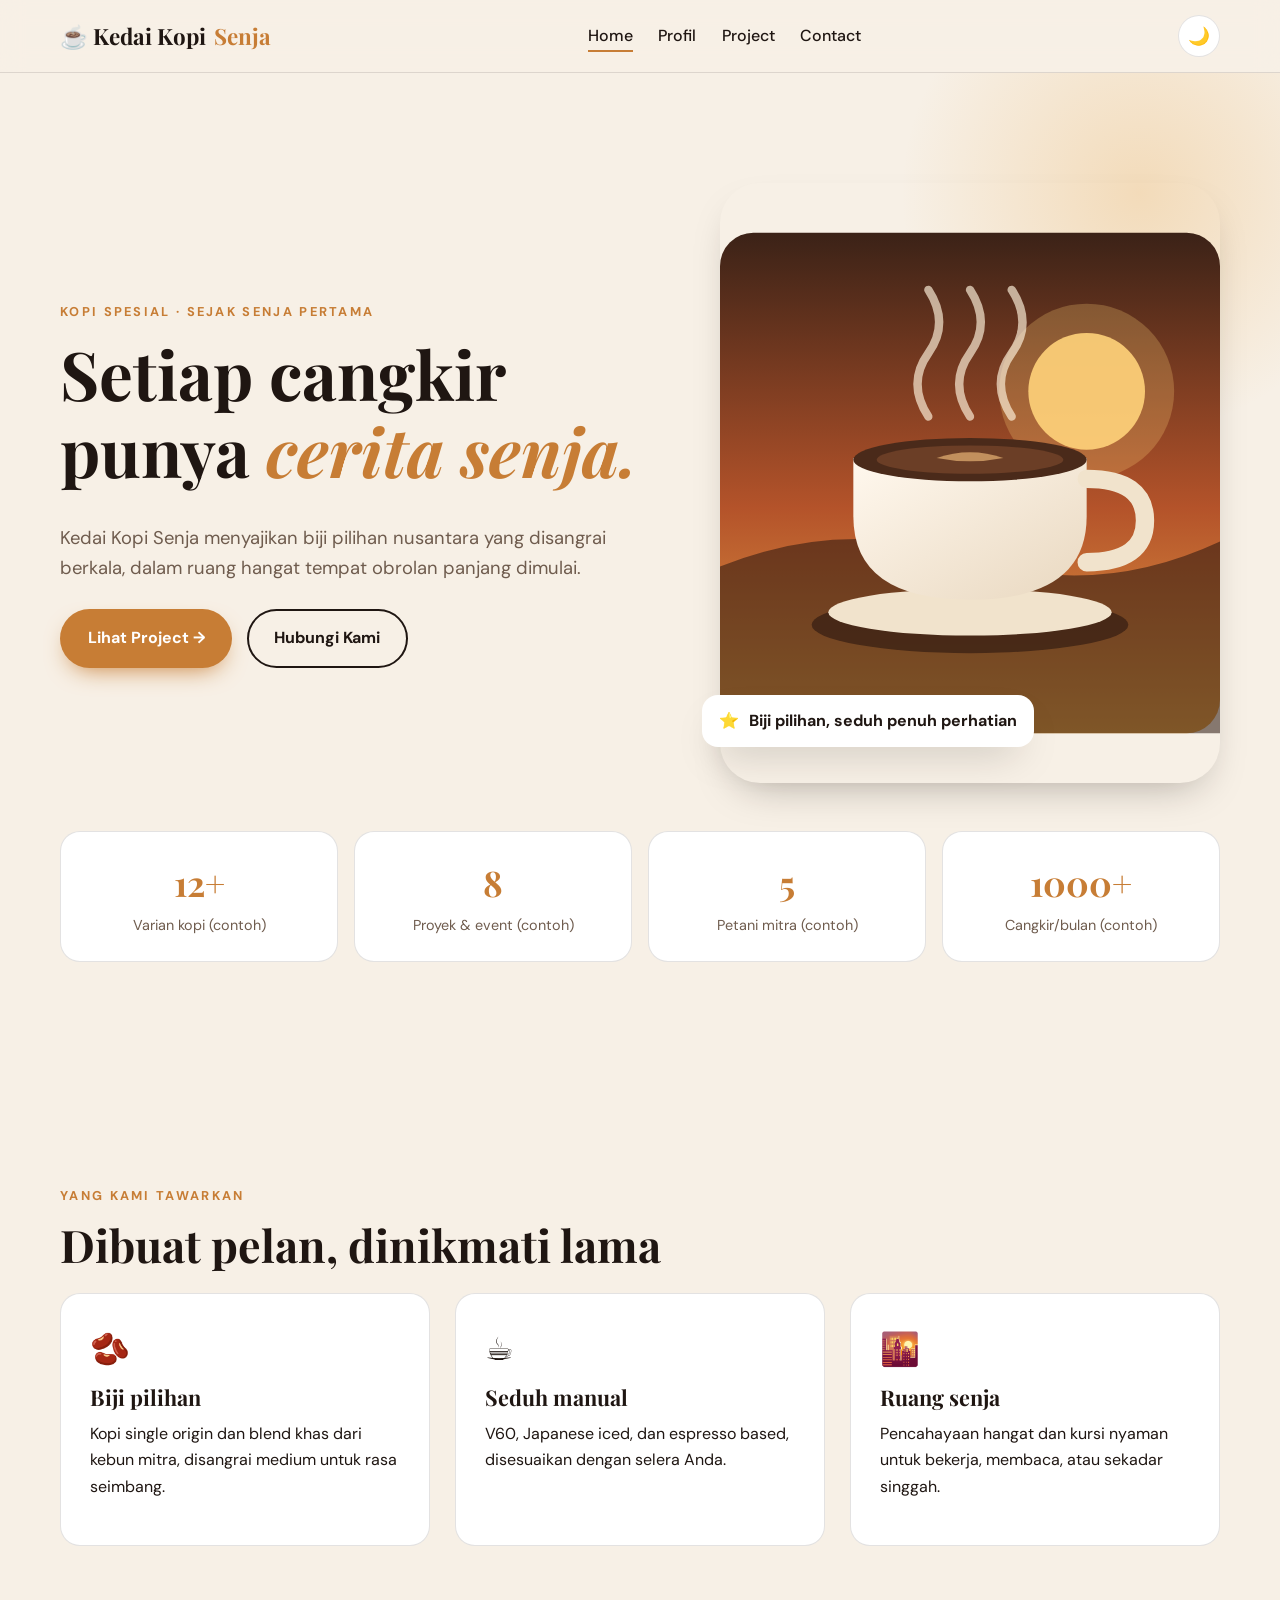
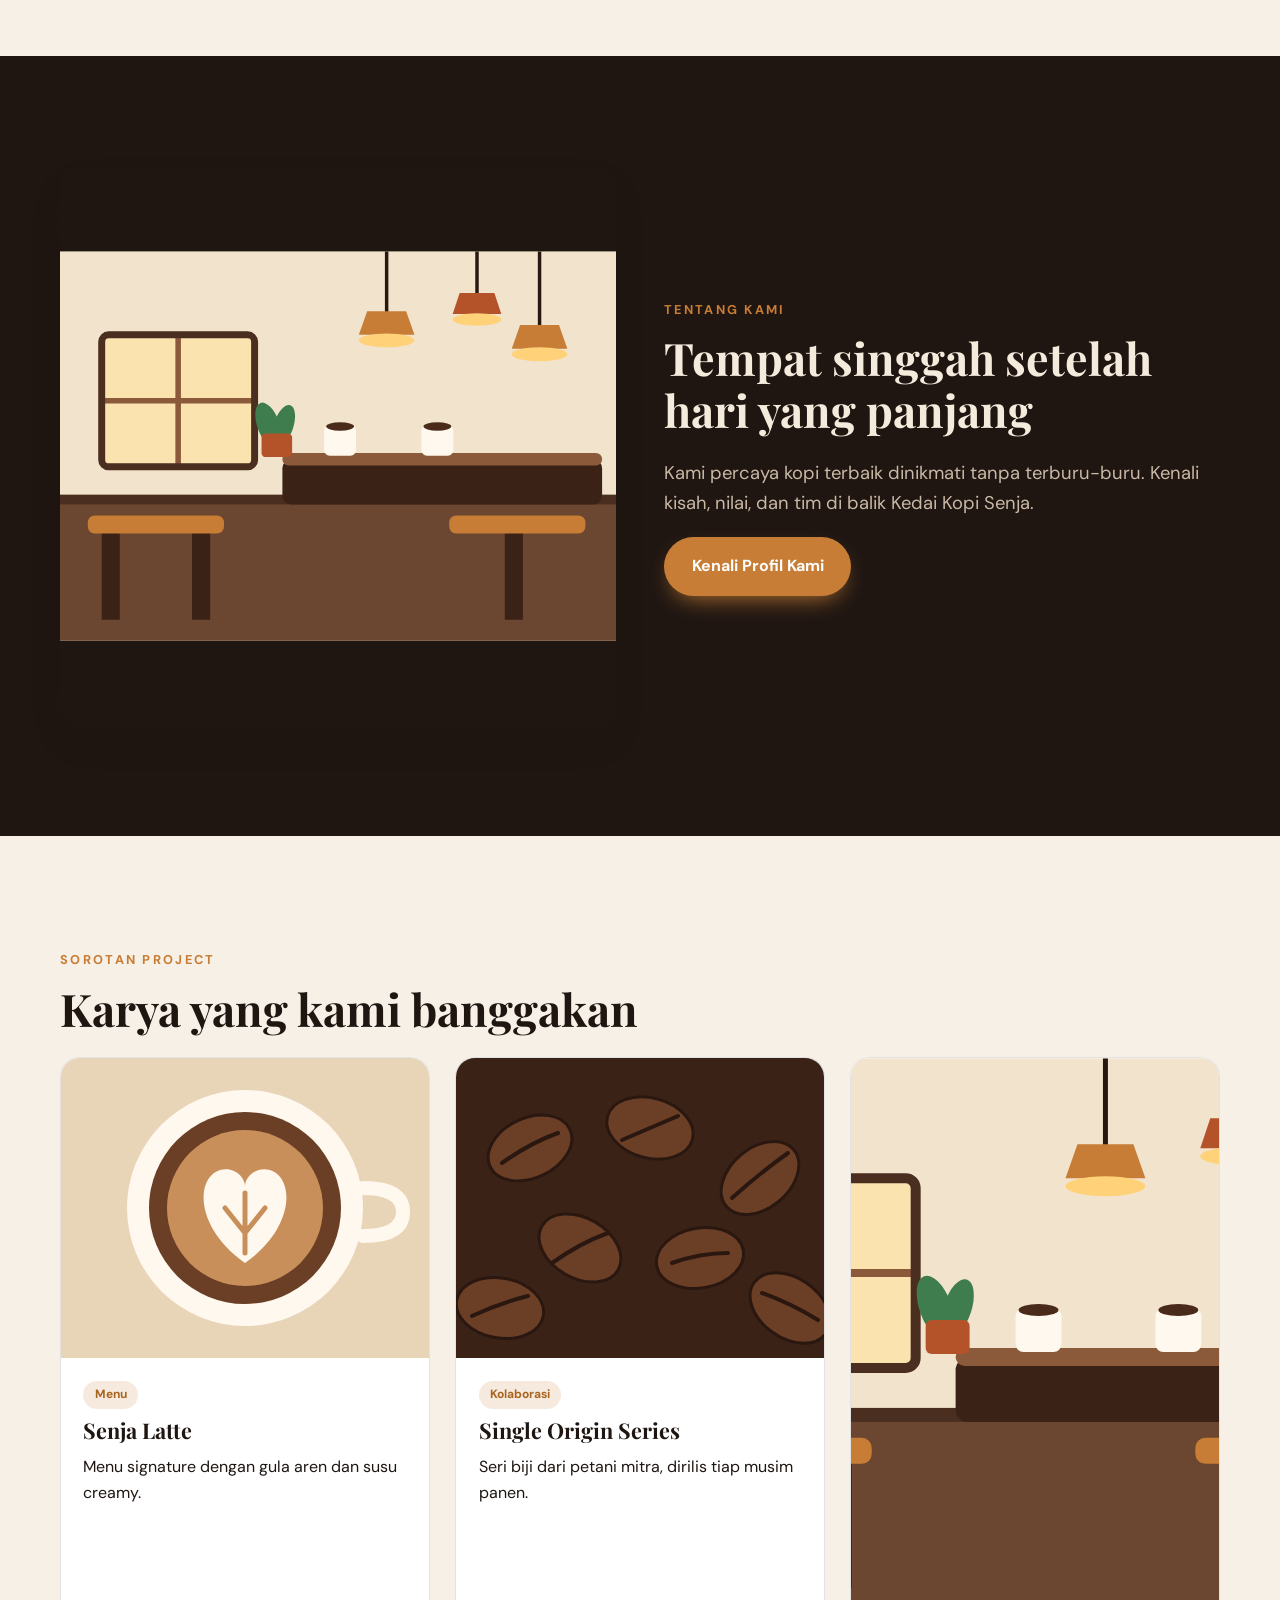
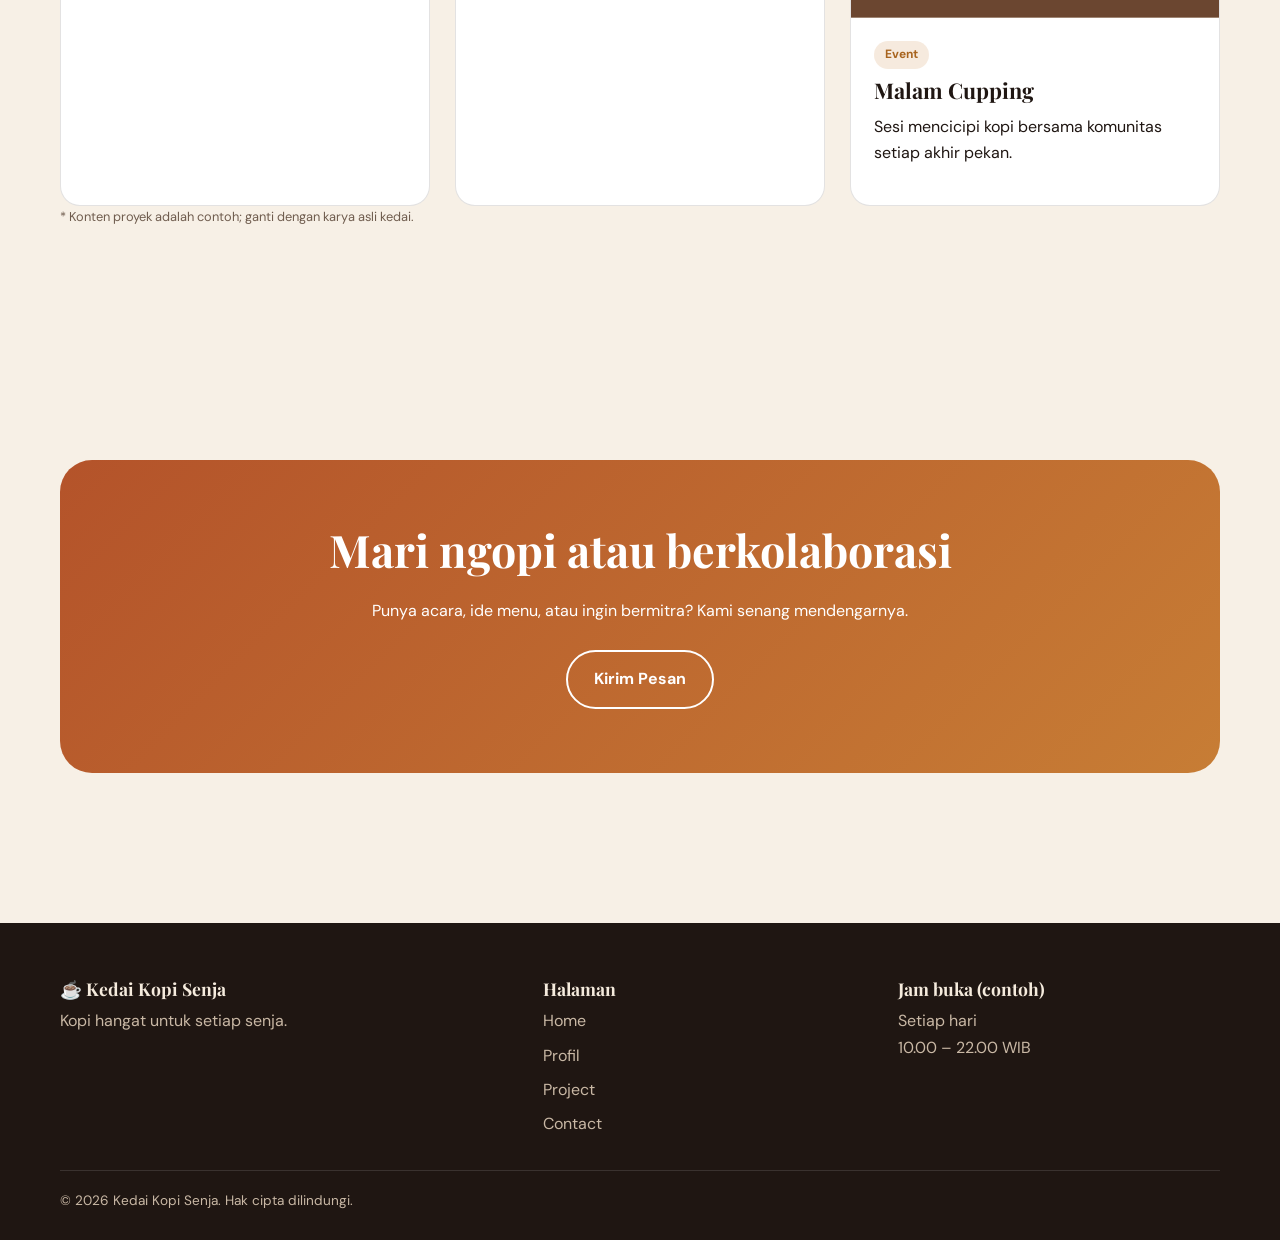
<file: index.html>
<!DOCTYPE html>
<html lang="id" data-theme="light">
<head>
<meta charset="utf-8">
<meta name="viewport" content="width=device-width, initial-scale=1">
<title>Kedai Kopi Senja — Portofolio</title>
<meta name="description" content="Portofolio Kedai Kopi Senja: kopi spesial, ruang hangat, dan cerita di balik setiap cangkir.">
<link rel="preconnect" href="https://fonts.googleapis.com">
<link rel="preconnect" href="https://fonts.gstatic.com" crossorigin>
<link href="https://fonts.googleapis.com/css2?family=DM+Sans:wght@400;500;700&family=Playfair+Display:wght@600;700&display=swap" rel="stylesheet">
<link rel="stylesheet" href="css/style.css">
</head>
<body>
<a class="skip" href="#main">Lewati ke konten</a>
<header class="site-header">
  <div class="container nav">
    <a class="logo" href="index.html">☕ Kedai Kopi <span>Senja</span></a>
    <ul class="menu" id="menu">
      <li><a href="index.html" aria-current="page">Home</a></li>
      <li><a href="profil.html">Profil</a></li>
      <li><a href="project.html">Project</a></li>
      <li><a href="kontak.html">Contact</a></li>
    </ul>
    <div class="nav-tools">
      <button class="icon-btn" id="themeToggle" type="button" aria-label="Ganti tema">🌙</button>
      <button class="icon-btn burger" id="burger" type="button" aria-label="Buka menu" aria-expanded="false" aria-controls="menu">☰</button>
    </div>
  </div>
</header>

<main id="main">
  <section class="hero section">
    <div class="glow" aria-hidden="true"></div>
    <div class="container hero-grid">
      <div class="reveal">
        <span class="eyebrow">Kopi spesial · Sejak senja pertama</span>
        <h1>Setiap cangkir punya <em style="color:var(--primary)">cerita senja.</em></h1>
        <p class="lead">Kedai Kopi Senja menyajikan biji pilihan nusantara yang disangrai berkala, dalam ruang hangat tempat obrolan panjang dimulai.</p>
        <div class="btn-row">
          <a class="btn btn-primary" href="project.html">Lihat Project →</a>
          <a class="btn btn-ghost" href="kontak.html">Hubungi Kami</a>
        </div>
      </div>
      <div class="hero-art reveal d2">
        <img src="assets/img/cup.svg" alt="Ilustrasi secangkir kopi mengepul di depan langit senja" width="600" height="600">
        <div class="badge">⭐ <span>Biji pilihan, seduh penuh perhatian</span></div>
      </div>
    </div>
    <div class="container stats">
      <div class="stat reveal"><b data-count="12" data-suffix="+">12+</b><span>Varian kopi (contoh)</span></div>
      <div class="stat reveal d1"><b data-count="8" data-suffix="">8</b><span>Proyek &amp; event (contoh)</span></div>
      <div class="stat reveal d2"><b data-count="5" data-suffix="">5</b><span>Petani mitra (contoh)</span></div>
      <div class="stat reveal d3"><b data-count="1000" data-suffix="+">1000+</b><span>Cangkir/bulan (contoh)</span></div>
    </div>
  </section>

  <section class="section">
    <div class="container">
      <div class="reveal"><span class="eyebrow">Yang kami tawarkan</span><h2>Dibuat pelan, dinikmati lama</h2></div>
      <div class="grid g3">
        <article class="card feature reveal"><span class="ico" aria-hidden="true">🫘</span><h3>Biji pilihan</h3><p>Kopi single origin dan blend khas dari kebun mitra, disangrai medium untuk rasa seimbang.</p></article>
        <article class="card feature reveal d1"><span class="ico" aria-hidden="true">☕</span><h3>Seduh manual</h3><p>V60, Japanese iced, dan espresso based, disesuaikan dengan selera Anda.</p></article>
        <article class="card feature reveal d2"><span class="ico" aria-hidden="true">🌇</span><h3>Ruang senja</h3><p>Pencahayaan hangat dan kursi nyaman untuk bekerja, membaca, atau sekadar singgah.</p></article>
      </div>
    </div>
  </section>

  <section class="section band">
    <div class="container split">
      <img class="reveal" src="assets/img/interior.svg" alt="Ilustrasi interior kedai dengan lampu gantung dan jendela" width="800" height="560" loading="lazy">
      <div class="reveal d1">
        <span class="eyebrow">Tentang kami</span>
        <h2>Tempat singgah setelah hari yang panjang</h2>
        <p class="lead">Kami percaya kopi terbaik dinikmati tanpa terburu-buru. Kenali kisah, nilai, dan tim di balik Kedai Kopi Senja.</p>
        <a class="btn btn-primary" href="profil.html">Kenali Profil Kami</a>
      </div>
    </div>
  </section>

  <section class="section">
    <div class="container">
      <div class="reveal"><span class="eyebrow">Sorotan project</span><h2>Karya yang kami banggakan</h2></div>
      <div class="grid g3">
        <article class="card reveal"><div class="thumb"><img src="assets/img/latte.svg" alt="Latte art bentuk hati" loading="lazy" width="400" height="300"></div><div class="card-body"><span class="tag">Menu</span><h3>Senja Latte</h3><p>Menu signature dengan gula aren dan susu creamy.</p></div></article>
        <article class="card reveal d1"><div class="thumb"><img src="assets/img/beans.svg" alt="Biji kopi sangrai" loading="lazy" width="400" height="300"></div><div class="card-body"><span class="tag">Kolaborasi</span><h3>Single Origin Series</h3><p>Seri biji dari petani mitra, dirilis tiap musim panen.</p></div></article>
        <article class="card reveal d2"><div class="thumb"><img src="assets/img/interior.svg" alt="Suasana kedai" loading="lazy" width="800" height="560"></div><div class="card-body"><span class="tag">Event</span><h3>Malam Cupping</h3><p>Sesi mencicipi kopi bersama komunitas setiap akhir pekan.</p></div></article>
      </div>
      <p class="sim reveal">* Konten proyek adalah contoh; ganti dengan karya asli kedai.</p>
    </div>
  </section>

  <section class="section">
    <div class="container">
      <div class="cta reveal">
        <h2>Mari ngopi atau berkolaborasi</h2>
        <p>Punya acara, ide menu, atau ingin bermitra? Kami senang mendengarnya.</p>
        <div class="btn-row" style="justify-content:center"><a class="btn btn-ghost" href="kontak.html">Kirim Pesan</a></div>
      </div>
    </div>
  </section>
</main>

<footer class="site-footer">
  <div class="container foot">
    <div><h3>☕ Kedai Kopi Senja</h3><p>Kopi hangat untuk setiap senja.</p></div>
    <div><h3>Halaman</h3><ul><li><a href="index.html">Home</a></li><li><a href="profil.html">Profil</a></li><li><a href="project.html">Project</a></li><li><a href="kontak.html">Contact</a></li></ul></div>
    <div><h3>Jam buka (contoh)</h3><p>Setiap hari<br>10.00 – 22.00 WIB</p></div>
  </div>
  <div class="container copy">© <span id="year">2026</span> Kedai Kopi Senja. Hak cipta dilindungi.</div>
</footer>
<script src="js/main.js"></script>
</body>
</html>
</file>
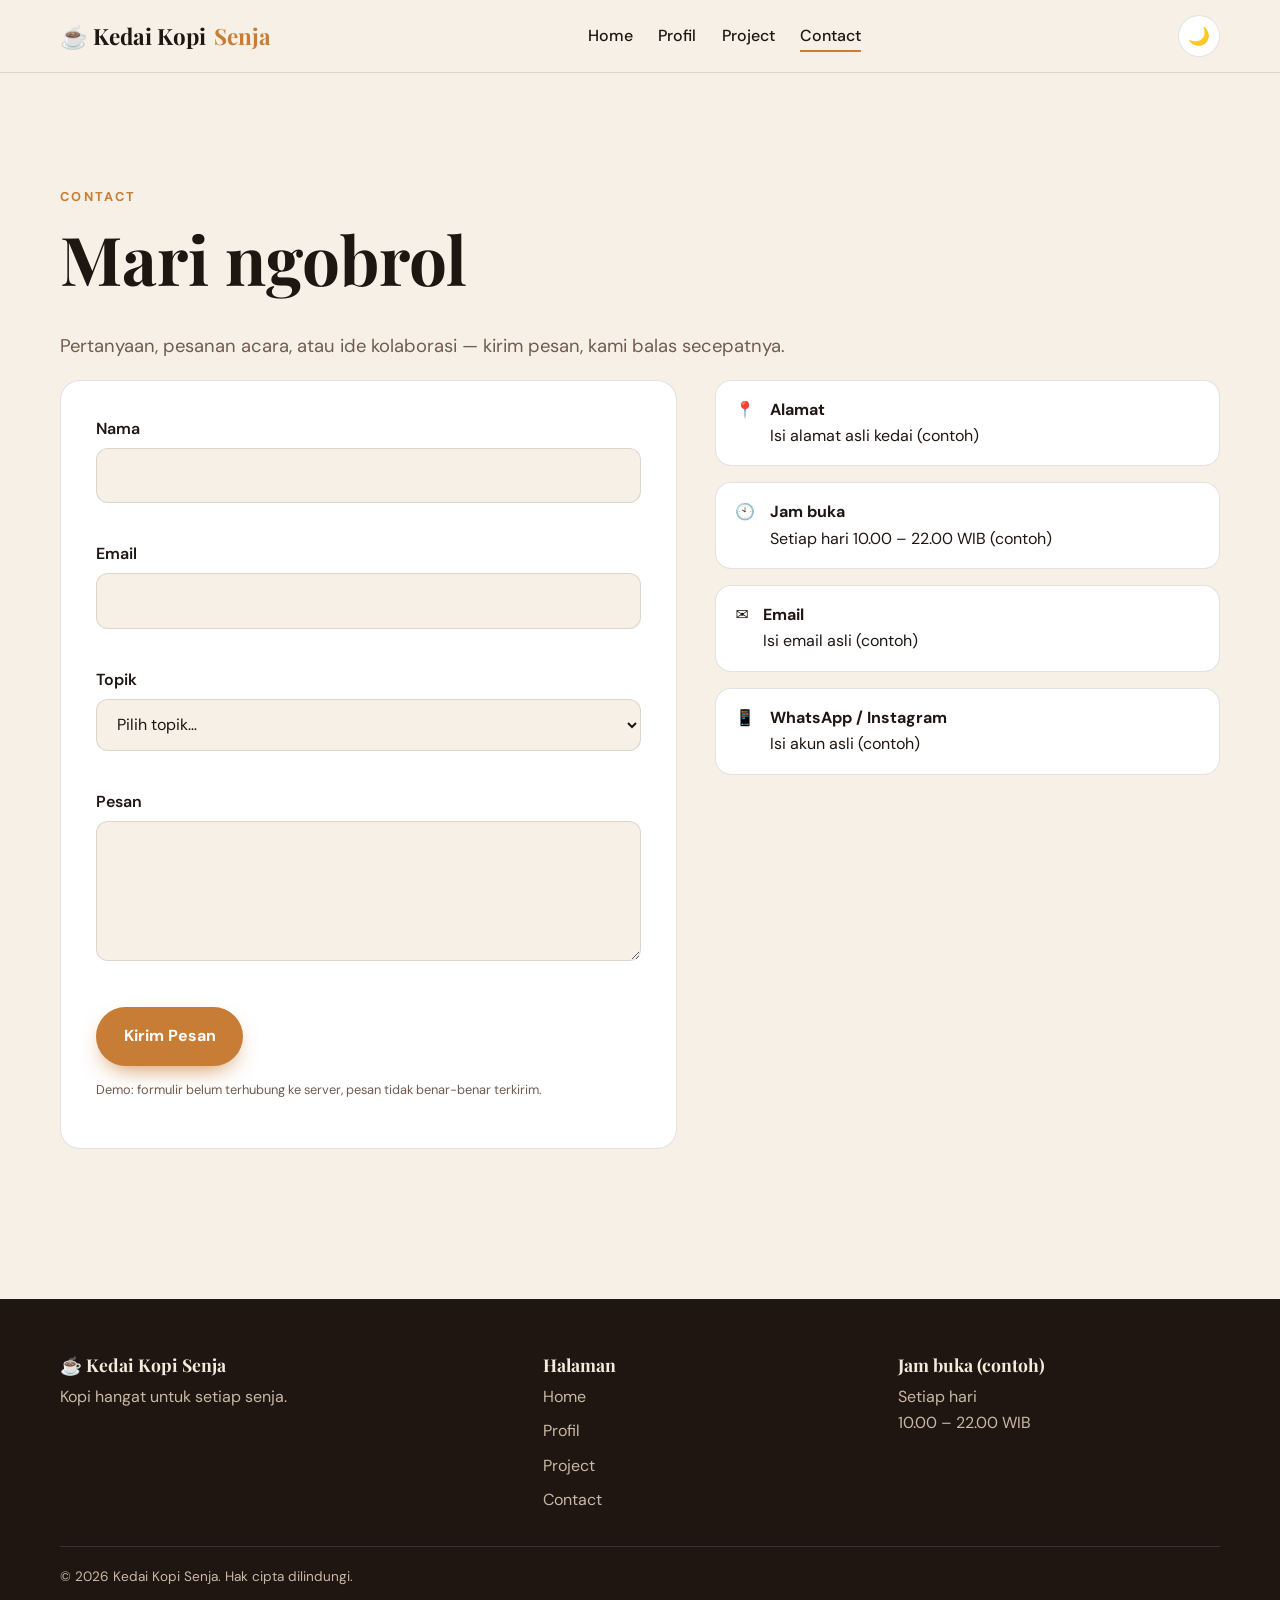
<file: kontak.html>
<!DOCTYPE html>
<html lang="id" data-theme="light">
<head>
<meta charset="utf-8">
<meta name="viewport" content="width=device-width, initial-scale=1">
<title>Contact — Kedai Kopi Senja</title>
<meta name="description" content="Hubungi Kedai Kopi Senja untuk pertanyaan, acara, dan kolaborasi.">
<link rel="preconnect" href="https://fonts.googleapis.com">
<link rel="preconnect" href="https://fonts.gstatic.com" crossorigin>
<link href="https://fonts.googleapis.com/css2?family=DM+Sans:wght@400;500;700&family=Playfair+Display:wght@600;700&display=swap" rel="stylesheet">
<link rel="stylesheet" href="css/style.css">
</head>
<body>
<a class="skip" href="#main">Lewati ke konten</a>
<header class="site-header">
  <div class="container nav">
    <a class="logo" href="index.html">☕ Kedai Kopi <span>Senja</span></a>
    <ul class="menu" id="menu">
      <li><a href="index.html">Home</a></li>
      <li><a href="profil.html">Profil</a></li>
      <li><a href="project.html">Project</a></li>
      <li><a href="kontak.html" aria-current="page">Contact</a></li>
    </ul>
    <div class="nav-tools">
      <button class="icon-btn" id="themeToggle" type="button" aria-label="Ganti tema">🌙</button>
      <button class="icon-btn burger" id="burger" type="button" aria-label="Buka menu" aria-expanded="false" aria-controls="menu">☰</button>
    </div>
  </div>
</header>

<main id="main">
  <section class="section">
    <div class="container">
      <div class="reveal">
        <span class="eyebrow">Contact</span>
        <h1>Mari ngobrol</h1>
        <p class="lead">Pertanyaan, pesanan acara, atau ide kolaborasi — kirim pesan, kami balas secepatnya.</p>
      </div>
      <div class="contact-grid">
        <form id="contactForm" novalidate class="reveal">
          <div class="field"><label for="nama">Nama</label><input id="nama" name="nama" type="text" autocomplete="name" aria-describedby="err-nama"><div class="err" id="err-nama" role="alert"></div></div>
          <div class="field"><label for="email">Email</label><input id="email" name="email" type="email" autocomplete="email" aria-describedby="err-email"><div class="err" id="err-email" role="alert"></div></div>
          <div class="field"><label for="topik">Topik</label>
            <select id="topik" name="topik" aria-describedby="err-topik"><option value="">Pilih topik…</option><option>Pertanyaan umum</option><option>Pesanan acara</option><option>Kolaborasi</option><option>Lainnya</option></select>
            <div class="err" id="err-topik" role="alert"></div></div>
          <div class="field"><label for="pesan">Pesan</label><textarea id="pesan" name="pesan" aria-describedby="err-pesan"></textarea><div class="err" id="err-pesan" role="alert"></div></div>
          <button class="btn btn-primary" type="submit">Kirim Pesan</button>
          <p class="sim" style="margin-top:.8rem">Demo: formulir belum terhubung ke server, pesan tidak benar-benar terkirim.</p>
          <div class="notice" id="formNotice" role="status"></div>
        </form>
        <aside class="reveal d1">
          <ul class="info-list">
            <li><span aria-hidden="true">📍</span><div><b>Alamat</b><br>Isi alamat asli kedai (contoh)</div></li>
            <li><span aria-hidden="true">🕙</span><div><b>Jam buka</b><br>Setiap hari 10.00 – 22.00 WIB (contoh)</div></li>
            <li><span aria-hidden="true">✉️</span><div><b>Email</b><br>Isi email asli (contoh)</div></li>
            <li><span aria-hidden="true">📱</span><div><b>WhatsApp / Instagram</b><br>Isi akun asli (contoh)</div></li>
          </ul>
        </aside>
      </div>
    </div>
  </section>
</main>

<footer class="site-footer">
  <div class="container foot">
    <div><h3>☕ Kedai Kopi Senja</h3><p>Kopi hangat untuk setiap senja.</p></div>
    <div><h3>Halaman</h3><ul><li><a href="index.html">Home</a></li><li><a href="profil.html">Profil</a></li><li><a href="project.html">Project</a></li><li><a href="kontak.html">Contact</a></li></ul></div>
    <div><h3>Jam buka (contoh)</h3><p>Setiap hari<br>10.00 – 22.00 WIB</p></div>
  </div>
  <div class="container copy">© <span id="year">2026</span> Kedai Kopi Senja. Hak cipta dilindungi.</div>
</footer>
<script src="js/main.js"></script>
</body>
</html>
</file>
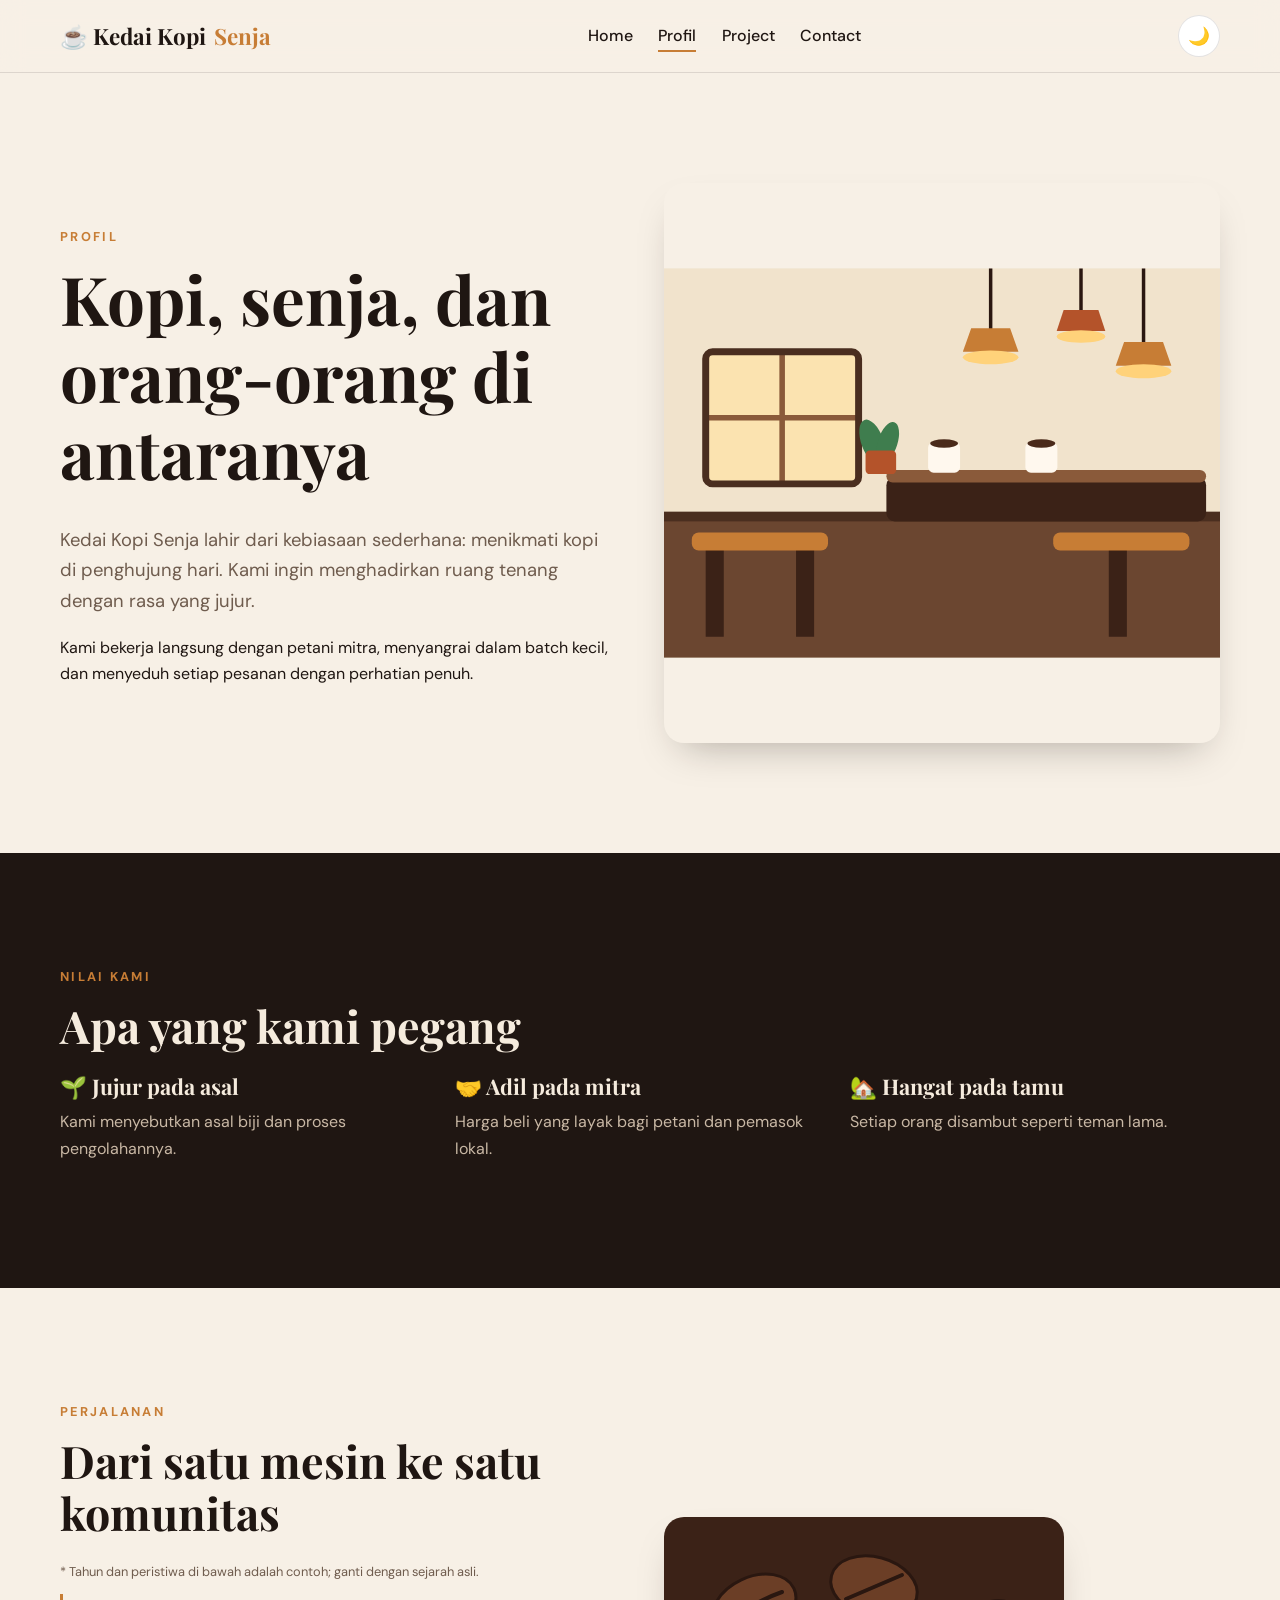
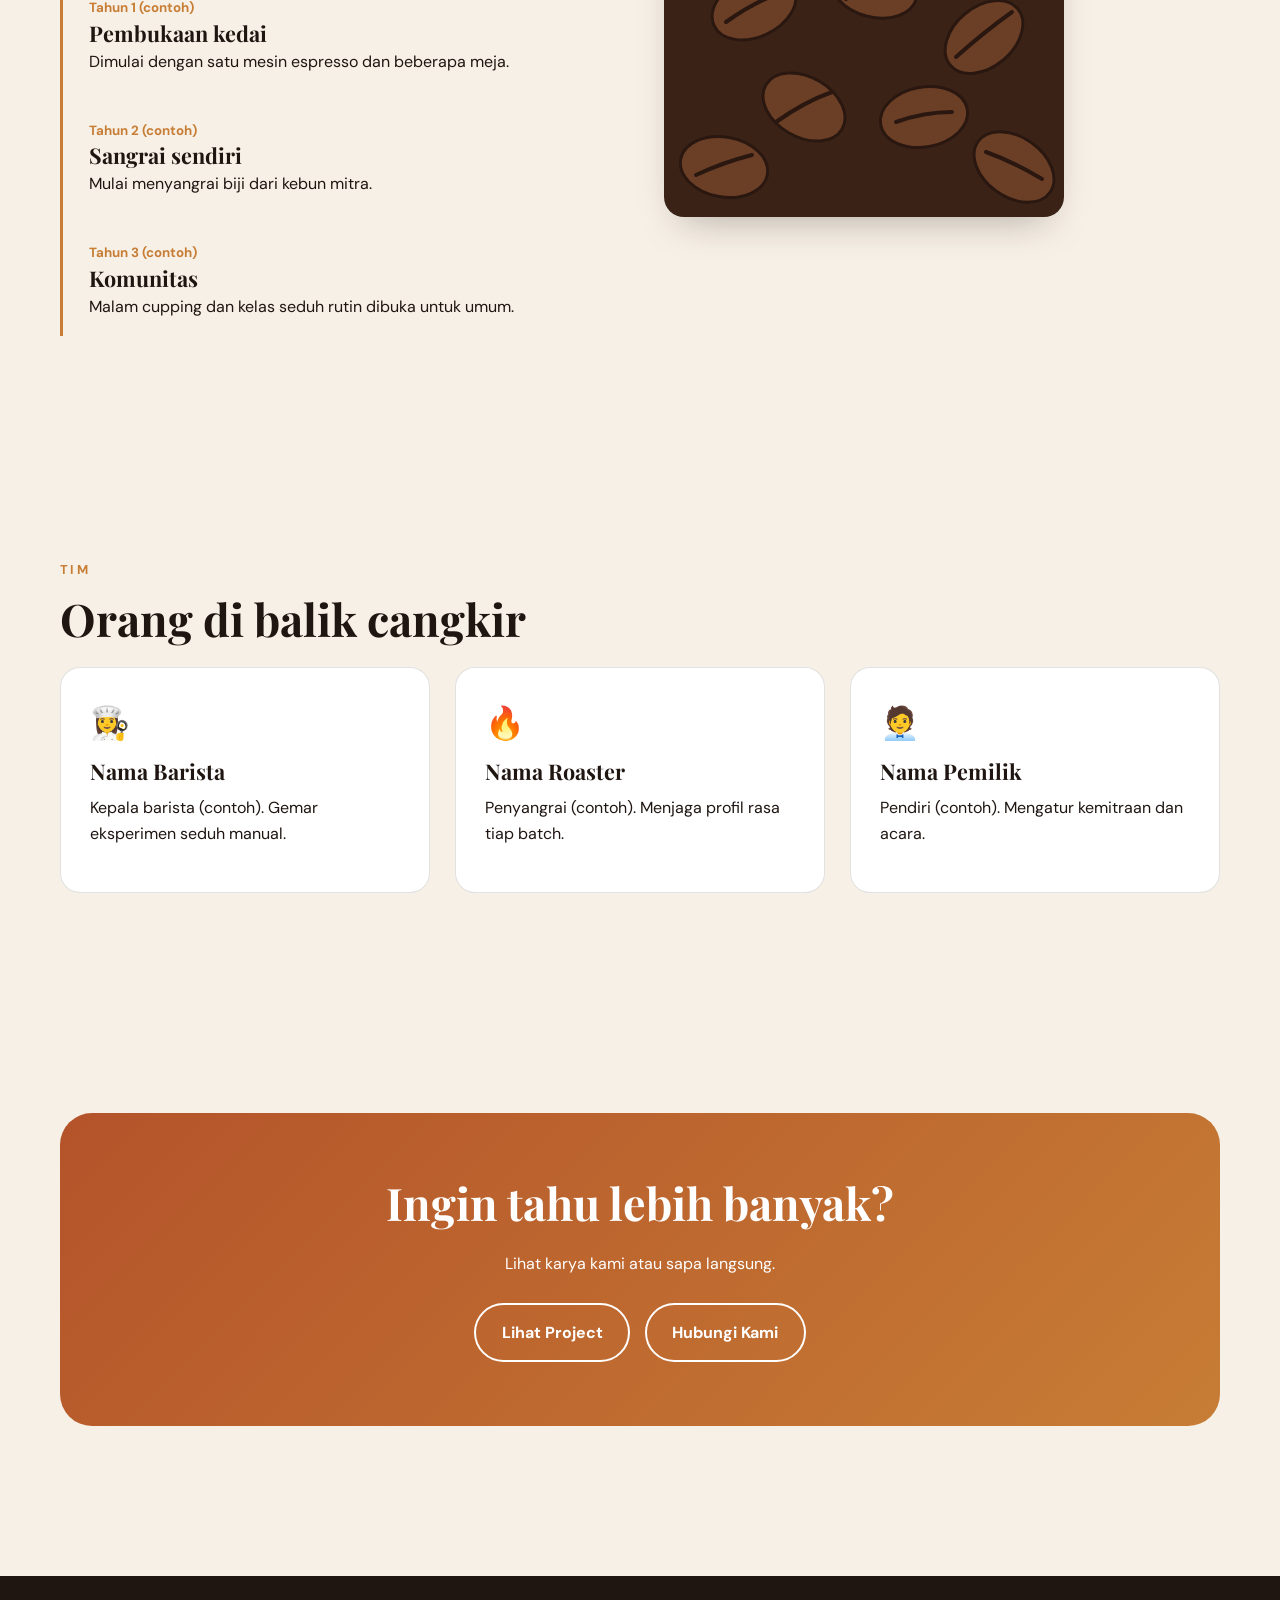
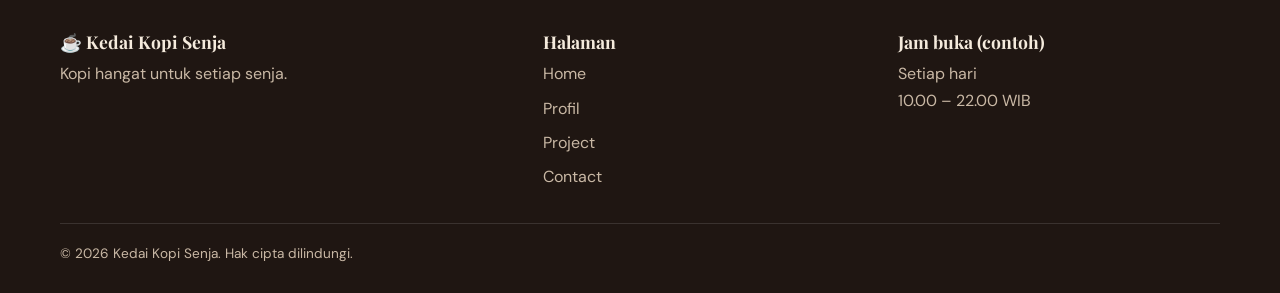
<file: profil.html>
<!DOCTYPE html>
<html lang="id" data-theme="light">
<head>
<meta charset="utf-8">
<meta name="viewport" content="width=device-width, initial-scale=1">
<title>Profil — Kedai Kopi Senja</title>
<meta name="description" content="Kisah, nilai, dan perjalanan Kedai Kopi Senja.">
<link rel="preconnect" href="https://fonts.googleapis.com">
<link rel="preconnect" href="https://fonts.gstatic.com" crossorigin>
<link href="https://fonts.googleapis.com/css2?family=DM+Sans:wght@400;500;700&family=Playfair+Display:wght@600;700&display=swap" rel="stylesheet">
<link rel="stylesheet" href="css/style.css">
</head>
<body>
<a class="skip" href="#main">Lewati ke konten</a>
<header class="site-header">
  <div class="container nav">
    <a class="logo" href="index.html">☕ Kedai Kopi <span>Senja</span></a>
    <ul class="menu" id="menu">
      <li><a href="index.html">Home</a></li>
      <li><a href="profil.html" aria-current="page">Profil</a></li>
      <li><a href="project.html">Project</a></li>
      <li><a href="kontak.html">Contact</a></li>
    </ul>
    <div class="nav-tools">
      <button class="icon-btn" id="themeToggle" type="button" aria-label="Ganti tema">🌙</button>
      <button class="icon-btn burger" id="burger" type="button" aria-label="Buka menu" aria-expanded="false" aria-controls="menu">☰</button>
    </div>
  </div>
</header>

<main id="main">
  <section class="section">
    <div class="container split">
      <div class="reveal">
        <span class="eyebrow">Profil</span>
        <h1>Kopi, senja, dan orang-orang di antaranya</h1>
        <p class="lead">Kedai Kopi Senja lahir dari kebiasaan sederhana: menikmati kopi di penghujung hari. Kami ingin menghadirkan ruang tenang dengan rasa yang jujur.</p>
        <p>Kami bekerja langsung dengan petani mitra, menyangrai dalam batch kecil, dan menyeduh setiap pesanan dengan perhatian penuh.</p>
      </div>
      <img class="reveal d1" src="assets/img/interior.svg" alt="Ilustrasi interior kedai" width="800" height="560">
    </div>
  </section>

  <section class="section band">
    <div class="container">
      <div class="reveal"><span class="eyebrow">Nilai kami</span><h2>Apa yang kami pegang</h2></div>
      <div class="grid g3">
        <div class="reveal"><h3>🌱 Jujur pada asal</h3><p>Kami menyebutkan asal biji dan proses pengolahannya.</p></div>
        <div class="reveal d1"><h3>🤝 Adil pada mitra</h3><p>Harga beli yang layak bagi petani dan pemasok lokal.</p></div>
        <div class="reveal d2"><h3>🏡 Hangat pada tamu</h3><p>Setiap orang disambut seperti teman lama.</p></div>
      </div>
    </div>
  </section>

  <section class="section">
    <div class="container split">
      <div class="reveal">
        <span class="eyebrow">Perjalanan</span>
        <h2>Dari satu mesin ke satu komunitas</h2>
        <p class="sim">* Tahun dan peristiwa di bawah adalah contoh; ganti dengan sejarah asli.</p>
        <div class="timeline">
          <div><small>Tahun 1 (contoh)</small><h3>Pembukaan kedai</h3><p>Dimulai dengan satu mesin espresso dan beberapa meja.</p></div>
          <div><small>Tahun 2 (contoh)</small><h3>Sangrai sendiri</h3><p>Mulai menyangrai biji dari kebun mitra.</p></div>
          <div><small>Tahun 3 (contoh)</small><h3>Komunitas</h3><p>Malam cupping dan kelas seduh rutin dibuka untuk umum.</p></div>
        </div>
      </div>
      <img class="reveal d1" src="assets/img/beans.svg" alt="Biji kopi sangrai" width="400" height="300" loading="lazy">
    </div>
  </section>

  <section class="section">
    <div class="container">
      <div class="reveal"><span class="eyebrow">Tim</span><h2>Orang di balik cangkir</h2></div>
      <div class="grid g3">
        <article class="card feature reveal"><span class="ico" aria-hidden="true">👩‍🍳</span><h3>Nama Barista</h3><p>Kepala barista (contoh). Gemar eksperimen seduh manual.</p></article>
        <article class="card feature reveal d1"><span class="ico" aria-hidden="true">🔥</span><h3>Nama Roaster</h3><p>Penyangrai (contoh). Menjaga profil rasa tiap batch.</p></article>
        <article class="card feature reveal d2"><span class="ico" aria-hidden="true">🧑‍💼</span><h3>Nama Pemilik</h3><p>Pendiri (contoh). Mengatur kemitraan dan acara.</p></article>
      </div>
    </div>
  </section>

  <section class="section">
    <div class="container"><div class="cta reveal"><h2>Ingin tahu lebih banyak?</h2><p>Lihat karya kami atau sapa langsung.</p>
      <div class="btn-row" style="justify-content:center"><a class="btn btn-ghost" href="project.html">Lihat Project</a><a class="btn btn-ghost" href="kontak.html">Hubungi Kami</a></div></div></div>
  </section>
</main>

<footer class="site-footer">
  <div class="container foot">
    <div><h3>☕ Kedai Kopi Senja</h3><p>Kopi hangat untuk setiap senja.</p></div>
    <div><h3>Halaman</h3><ul><li><a href="index.html">Home</a></li><li><a href="profil.html">Profil</a></li><li><a href="project.html">Project</a></li><li><a href="kontak.html">Contact</a></li></ul></div>
    <div><h3>Jam buka (contoh)</h3><p>Setiap hari<br>10.00 – 22.00 WIB</p></div>
  </div>
  <div class="container copy">© <span id="year">2026</span> Kedai Kopi Senja. Hak cipta dilindungi.</div>
</footer>
<script src="js/main.js"></script>
</body>
</html>
</file>
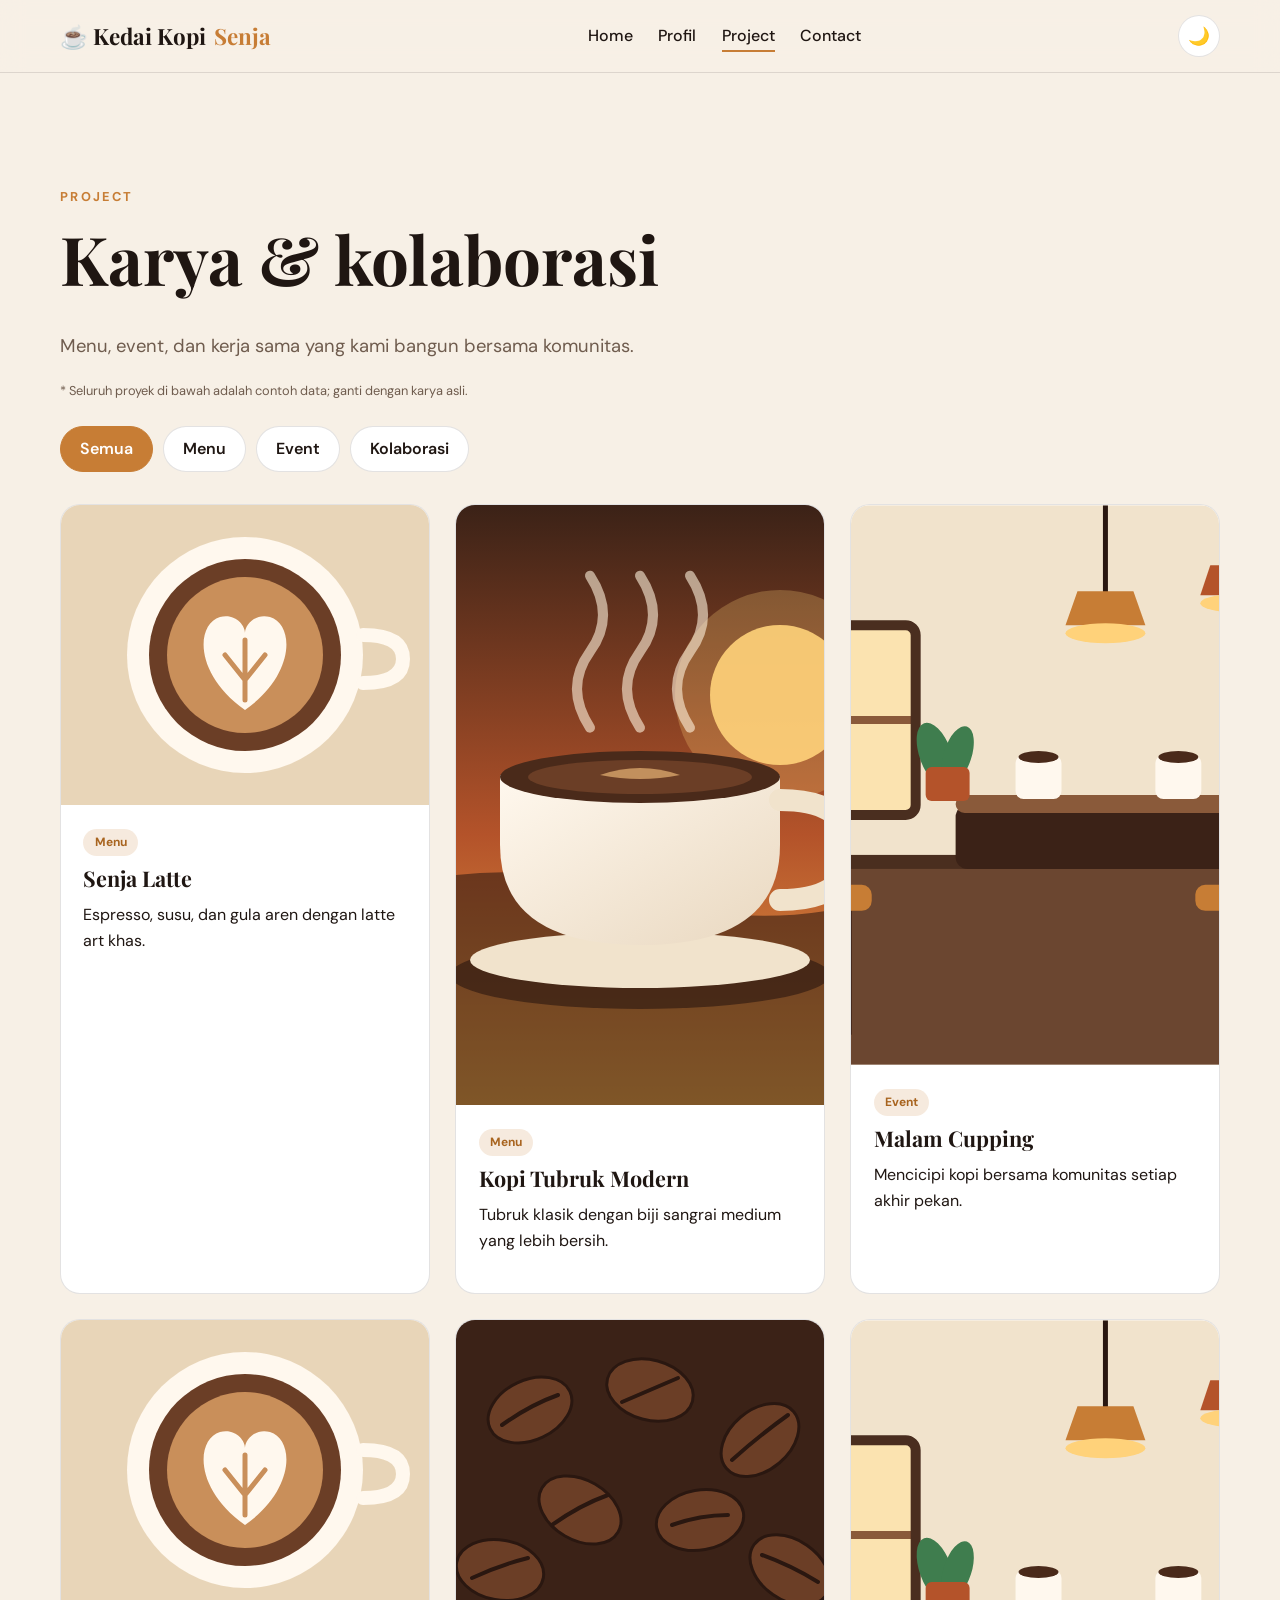
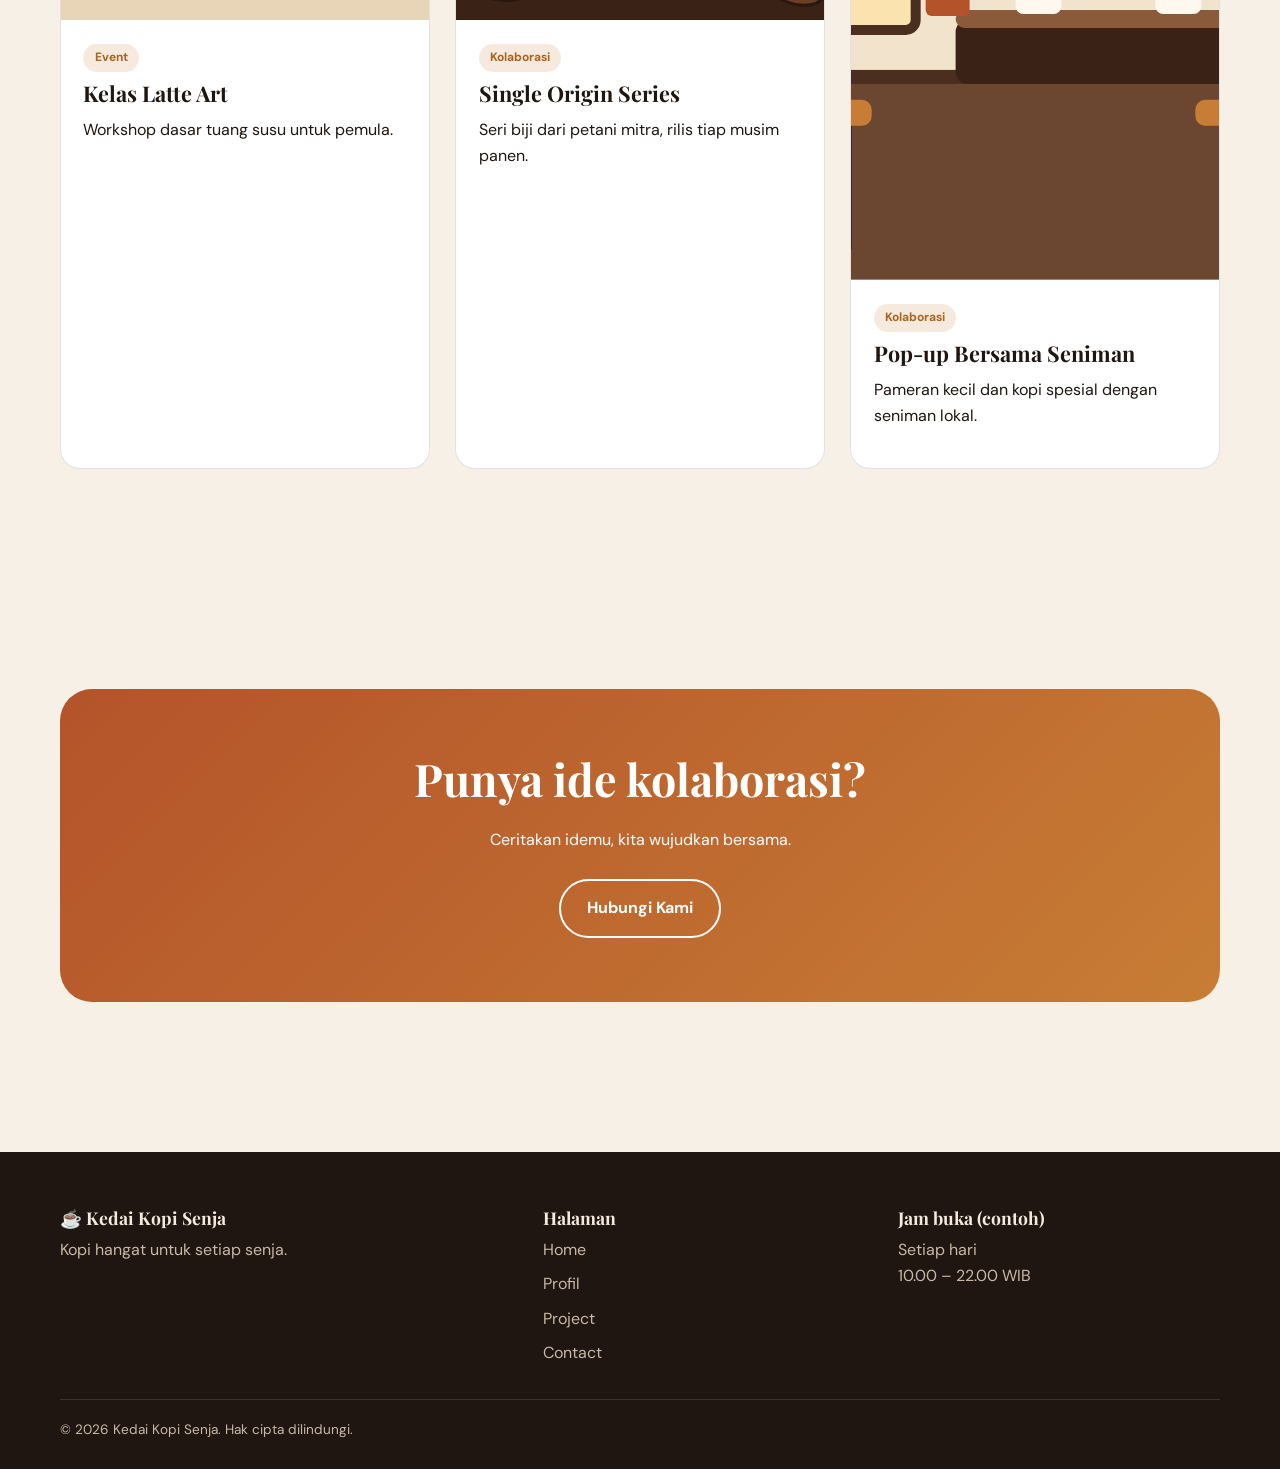
<file: project.html>
<!DOCTYPE html>
<html lang="id" data-theme="light">
<head>
<meta charset="utf-8">
<meta name="viewport" content="width=device-width, initial-scale=1">
<title>Project — Kedai Kopi Senja</title>
<meta name="description" content="Menu signature, event, dan kolaborasi Kedai Kopi Senja.">
<link rel="preconnect" href="https://fonts.googleapis.com">
<link rel="preconnect" href="https://fonts.gstatic.com" crossorigin>
<link href="https://fonts.googleapis.com/css2?family=DM+Sans:wght@400;500;700&family=Playfair+Display:wght@600;700&display=swap" rel="stylesheet">
<link rel="stylesheet" href="css/style.css">
</head>
<body>
<a class="skip" href="#main">Lewati ke konten</a>
<header class="site-header">
  <div class="container nav">
    <a class="logo" href="index.html">☕ Kedai Kopi <span>Senja</span></a>
    <ul class="menu" id="menu">
      <li><a href="index.html">Home</a></li>
      <li><a href="profil.html">Profil</a></li>
      <li><a href="project.html" aria-current="page">Project</a></li>
      <li><a href="kontak.html">Contact</a></li>
    </ul>
    <div class="nav-tools">
      <button class="icon-btn" id="themeToggle" type="button" aria-label="Ganti tema">🌙</button>
      <button class="icon-btn burger" id="burger" type="button" aria-label="Buka menu" aria-expanded="false" aria-controls="menu">☰</button>
    </div>
  </div>
</header>

<main id="main">
  <section class="section">
    <div class="container">
      <div class="reveal">
        <span class="eyebrow">Project</span>
        <h1>Karya &amp; kolaborasi</h1>
        <p class="lead">Menu, event, dan kerja sama yang kami bangun bersama komunitas.</p>
        <p class="sim">* Seluruh proyek di bawah adalah contoh data; ganti dengan karya asli.</p>
      </div>
      <div class="filters" role="group" aria-label="Filter kategori project">
        <button class="chip" type="button" data-filter="all" aria-pressed="true">Semua</button>
        <button class="chip" type="button" data-filter="menu" aria-pressed="false">Menu</button>
        <button class="chip" type="button" data-filter="event" aria-pressed="false">Event</button>
        <button class="chip" type="button" data-filter="kolaborasi" aria-pressed="false">Kolaborasi</button>
      </div>
      <div class="grid g3" id="projectGrid">
        <article class="card project" data-cat="menu"><div class="thumb"><img src="assets/img/latte.svg" alt="Latte art hati" loading="lazy" width="400" height="300"></div><div class="card-body"><span class="tag">Menu</span><h3>Senja Latte</h3><p>Espresso, susu, dan gula aren dengan latte art khas.</p></div></article>
        <article class="card project" data-cat="menu"><div class="thumb"><img src="assets/img/cup.svg" alt="Secangkir kopi saat senja" loading="lazy" width="600" height="600"></div><div class="card-body"><span class="tag">Menu</span><h3>Kopi Tubruk Modern</h3><p>Tubruk klasik dengan biji sangrai medium yang lebih bersih.</p></div></article>
        <article class="card project" data-cat="event"><div class="thumb"><img src="assets/img/interior.svg" alt="Suasana kedai" loading="lazy" width="800" height="560"></div><div class="card-body"><span class="tag">Event</span><h3>Malam Cupping</h3><p>Mencicipi kopi bersama komunitas setiap akhir pekan.</p></div></article>
        <article class="card project" data-cat="event"><div class="thumb"><img src="assets/img/latte.svg" alt="Kelas latte art" loading="lazy" width="400" height="300"></div><div class="card-body"><span class="tag">Event</span><h3>Kelas Latte Art</h3><p>Workshop dasar tuang susu untuk pemula.</p></div></article>
        <article class="card project" data-cat="kolaborasi"><div class="thumb"><img src="assets/img/beans.svg" alt="Biji kopi" loading="lazy" width="400" height="300"></div><div class="card-body"><span class="tag">Kolaborasi</span><h3>Single Origin Series</h3><p>Seri biji dari petani mitra, rilis tiap musim panen.</p></div></article>
        <article class="card project" data-cat="kolaborasi"><div class="thumb"><img src="assets/img/interior.svg" alt="Pop-up kedai" loading="lazy" width="800" height="560"></div><div class="card-body"><span class="tag">Kolaborasi</span><h3>Pop-up Bersama Seniman</h3><p>Pameran kecil dan kopi spesial dengan seniman lokal.</p></div></article>
      </div>
      <p class="empty" id="emptyState">Belum ada project di kategori ini.</p>
    </div>
  </section>

  <section class="section">
    <div class="container"><div class="cta reveal"><h2>Punya ide kolaborasi?</h2><p>Ceritakan idemu, kita wujudkan bersama.</p>
      <div class="btn-row" style="justify-content:center"><a class="btn btn-ghost" href="kontak.html">Hubungi Kami</a></div></div></div>
  </section>
</main>

<footer class="site-footer">
  <div class="container foot">
    <div><h3>☕ Kedai Kopi Senja</h3><p>Kopi hangat untuk setiap senja.</p></div>
    <div><h3>Halaman</h3><ul><li><a href="index.html">Home</a></li><li><a href="profil.html">Profil</a></li><li><a href="project.html">Project</a></li><li><a href="kontak.html">Contact</a></li></ul></div>
    <div><h3>Jam buka (contoh)</h3><p>Setiap hari<br>10.00 – 22.00 WIB</p></div>
  </div>
  <div class="container copy">© <span id="year">2026</span> Kedai Kopi Senja. Hak cipta dilindungi.</div>
</footer>
<script src="js/main.js"></script>
</body>
</html>
</file>
<file: css/style.css>
/* Kedai Kopi Senja — style.css */
:root{
  --bg:#F7F0E6; --surface:#FFFFFF; --text:#1F1612; --muted:#6F5C4E;
  --primary:#C77D35; --primary-d:#A8641F; --accent:#E8A547; --terra:#B4532A;
  --dark:#1F1612; --line:rgba(31,22,18,.12); --shadow:0 18px 40px -18px rgba(31,22,18,.35);
  --r:20px; --max:1160px;
  --font-h:"Playfair Display",Georgia,"Times New Roman",serif;
  --font-b:"DM Sans",system-ui,-apple-system,"Segoe UI",Roboto,sans-serif;
}
[data-theme="dark"]{
  --bg:#17100C; --surface:#241812; --text:#F5EBDD; --muted:#B9A794; --line:rgba(245,235,221,.14);
  --shadow:0 18px 40px -18px rgba(0,0,0,.7);
}
*,*::before,*::after{box-sizing:border-box}
html{scroll-behavior:smooth}
body{margin:0;font-family:var(--font-b);background:var(--bg);color:var(--text);line-height:1.65;transition:background .3s,color .3s}
img{max-width:100%;display:block}
a{color:inherit}
h1,h2,h3{font-family:var(--font-h);line-height:1.15;margin:0 0 .5em}
h1{font-size:clamp(2.4rem,6vw,4.2rem)} h2{font-size:clamp(1.8rem,4vw,2.8rem)} h3{font-size:1.35rem}
p{margin:0 0 1em}
.container{width:min(var(--max),92%);margin-inline:auto}
.section{padding:clamp(56px,9vw,110px) 0}
.eyebrow{display:inline-block;font-size:.8rem;letter-spacing:.18em;text-transform:uppercase;color:var(--primary);font-weight:700;margin-bottom:.8rem}
.lead{font-size:1.15rem;color:var(--muted);max-width:56ch}
.skip{position:absolute;left:-999px;top:8px;background:var(--dark);color:#fff;padding:8px 14px;border-radius:8px;z-index:200}
.skip:focus{left:8px}
:focus-visible{outline:3px solid var(--accent);outline-offset:3px;border-radius:6px}

/* Header */
.site-header{position:sticky;top:0;z-index:100;background:color-mix(in srgb,var(--bg) 88%,transparent);backdrop-filter:blur(12px);border-bottom:1px solid var(--line)}
.nav{display:flex;align-items:center;justify-content:space-between;height:72px}
.logo{font-family:var(--font-h);font-weight:700;font-size:1.4rem;text-decoration:none;display:flex;align-items:center;gap:.5rem}
.logo span{color:var(--primary)}
.menu{display:flex;align-items:center;gap:1.6rem;list-style:none;margin:0;padding:0}
.menu a{text-decoration:none;font-weight:500;position:relative;padding:6px 0}
.menu a::after{content:"";position:absolute;left:0;bottom:0;height:2px;width:0;background:var(--primary);transition:width .25s}
.menu a:hover::after,.menu a[aria-current="page"]::after{width:100%}
.nav-tools{display:flex;align-items:center;gap:.6rem}
.icon-btn{width:42px;height:42px;border-radius:50%;border:1px solid var(--line);background:var(--surface);color:var(--text);cursor:pointer;font-size:1.1rem;display:grid;place-items:center;transition:transform .2s}
.icon-btn:hover{transform:rotate(12deg) scale(1.06)}
.burger{display:none}

/* Buttons */
.btn{display:inline-flex;align-items:center;gap:.5rem;padding:.9rem 1.6rem;border-radius:999px;border:2px solid transparent;font:inherit;font-weight:700;text-decoration:none;cursor:pointer;transition:transform .2s,box-shadow .2s,background .2s}
.btn-primary{background:var(--primary);color:#fff;box-shadow:0 10px 24px -10px var(--primary)}
.btn-primary:hover{background:var(--primary-d);transform:translateY(-3px)}
.btn-ghost{border-color:var(--text);color:var(--text);background:transparent}
.btn-ghost:hover{background:var(--text);color:var(--bg);transform:translateY(-3px)}
.btn-row{display:flex;flex-wrap:wrap;gap:.9rem;margin-top:1.6rem}

/* Hero */
.hero{position:relative;overflow:hidden}
.hero-grid{display:grid;grid-template-columns:1.1fr .9fr;gap:3rem;align-items:center}
.hero-art{position:relative;animation:float 6s ease-in-out infinite}
.hero-art img{border-radius:40px;box-shadow:var(--shadow)}
.badge{position:absolute;left:-18px;bottom:36px;background:var(--surface);padding:.8rem 1.1rem;border-radius:16px;box-shadow:var(--shadow);font-weight:700;display:flex;gap:.6rem;align-items:center}
.glow{position:absolute;width:520px;height:520px;border-radius:50%;background:radial-gradient(circle,var(--accent),transparent 65%);opacity:.28;right:-120px;top:-140px;z-index:-1;animation:pulse 7s ease-in-out infinite}
@keyframes float{50%{transform:translateY(-14px)}}
@keyframes pulse{50%{transform:scale(1.15);opacity:.4}}
.stats{display:grid;grid-template-columns:repeat(4,1fr);gap:1rem;margin-top:3rem}
.stat{background:var(--surface);border:1px solid var(--line);border-radius:var(--r);padding:1.4rem;text-align:center}
.stat b{display:block;font-family:var(--font-h);font-size:2.2rem;color:var(--primary)}
.stat span{color:var(--muted);font-size:.9rem}

/* Cards & grids */
.grid{display:grid;gap:1.6rem}
.g3{grid-template-columns:repeat(3,1fr)} .g2{grid-template-columns:repeat(2,1fr)}
.card{background:var(--surface);border:1px solid var(--line);border-radius:var(--r);overflow:hidden;transition:transform .3s,box-shadow .3s}
.card:hover{transform:translateY(-8px);box-shadow:var(--shadow)}
.card img{width:100%;aspect-ratio:4/3;object-fit:cover;transition:transform .5s}
.card:hover img{transform:scale(1.06)}
.card .thumb{overflow:hidden}
.card-body{padding:1.4rem}
.tag{display:inline-block;font-size:.75rem;font-weight:700;padding:.25rem .7rem;border-radius:999px;background:color-mix(in srgb,var(--primary) 16%,transparent);color:var(--primary-d);margin-bottom:.6rem}
[data-theme="dark"] .tag{color:var(--accent)}
.feature{padding:1.8rem}
.feature .ico{font-size:2rem;display:block;margin-bottom:.6rem}
.band{background:var(--dark);color:#F5EBDD}
.band .lead,.band p{color:#C9B8A5}
.split{display:grid;grid-template-columns:1fr 1fr;gap:3rem;align-items:center}
.split img{border-radius:var(--r);box-shadow:var(--shadow)}
.quote{font-family:var(--font-h);font-size:1.25rem;font-style:italic}
.cta{background:linear-gradient(135deg,var(--terra),var(--primary));color:#fff;border-radius:32px;padding:clamp(32px,6vw,64px);text-align:center}
.cta .btn-ghost{border-color:#fff;color:#fff}.cta .btn-ghost:hover{background:#fff;color:var(--terra)}
.timeline{border-left:3px solid var(--primary);padding-left:1.6rem;display:grid;gap:1.6rem}
.timeline h3{margin-bottom:.2rem}.timeline small{color:var(--primary);font-weight:700}

/* Filter */
.filters{display:flex;flex-wrap:wrap;gap:.6rem;margin:1.6rem 0 2rem}
.chip{padding:.55rem 1.2rem;border-radius:999px;border:1px solid var(--line);background:var(--surface);color:var(--text);font:inherit;font-weight:600;cursor:pointer;transition:all .2s}
.chip:hover{border-color:var(--primary)}
.chip[aria-pressed="true"]{background:var(--primary);color:#fff;border-color:var(--primary)}
.project.hide{display:none}
.empty{text-align:center;color:var(--muted);padding:2rem;display:none}

/* Form */
.contact-grid{display:grid;grid-template-columns:1.1fr .9fr;gap:2.4rem}
form{background:var(--surface);border:1px solid var(--line);border-radius:var(--r);padding:clamp(1.4rem,3vw,2.2rem)}
.field{margin-bottom:1.1rem}
label{display:block;font-weight:600;margin-bottom:.35rem}
input,textarea,select{width:100%;padding:.85rem 1rem;border-radius:12px;border:1.5px solid var(--line);background:var(--bg);color:var(--text);font:inherit}
input:focus,textarea:focus,select:focus{outline:none;border-color:var(--primary);box-shadow:0 0 0 4px color-mix(in srgb,var(--primary) 22%,transparent)}
textarea{min-height:140px;resize:vertical}
.err{color:#C0392B;font-size:.85rem;min-height:1.2em;margin-top:.25rem}
.invalid{border-color:#C0392B}
.notice{display:none;padding:1rem 1.2rem;border-radius:12px;background:color-mix(in srgb,#3F7D4E 18%,transparent);border:1px solid #3F7D4E;margin-top:1rem}
.info-list{list-style:none;margin:0;padding:0;display:grid;gap:1rem}
.info-list li{display:flex;gap:.9rem;align-items:flex-start;background:var(--surface);border:1px solid var(--line);border-radius:16px;padding:1rem 1.2rem}
.sim{font-size:.8rem;color:var(--muted)}

/* Footer */
.site-footer{background:var(--dark);color:#C9B8A5;padding:56px 0 28px;margin-top:40px}
.foot{display:grid;grid-template-columns:1.4fr 1fr 1fr;gap:2rem}
.site-footer h3{color:#F5EBDD;font-size:1.1rem}
.site-footer a{text-decoration:none}.site-footer a:hover{color:var(--accent)}
.site-footer ul{list-style:none;margin:0;padding:0;display:grid;gap:.5rem}
.copy{border-top:1px solid rgba(255,255,255,.12);margin-top:2rem;padding-top:1.2rem;font-size:.85rem}

/* Reveal */
.reveal{opacity:0;transform:translateY(28px);transition:opacity .7s ease,transform .7s ease}
.reveal.in{opacity:1;transform:none}
.d1{transition-delay:.1s}.d2{transition-delay:.2s}.d3{transition-delay:.3s}

/* Responsive */
@media (max-width:900px){
  .hero-grid,.split,.contact-grid,.foot{grid-template-columns:1fr}
  .g3{grid-template-columns:repeat(2,1fr)} .stats{grid-template-columns:repeat(2,1fr)}
  .hero-art{max-width:420px;margin-inline:auto}
}
@media (max-width:720px){
  .burger{display:grid}
  .menu{position:absolute;top:72px;left:0;right:0;flex-direction:column;align-items:stretch;gap:0;background:var(--bg);border-bottom:1px solid var(--line);padding:.6rem 4%;display:none}
  .menu.open{display:flex}
  .menu a{display:block;padding:.9rem 0}
  .g3,.g2{grid-template-columns:1fr}
  .badge{left:8px}
}
@media (prefers-reduced-motion:reduce){
  *,*::before,*::after{animation:none!important;transition:none!important;scroll-behavior:auto!important}
  .reveal{opacity:1;transform:none}
}
</file>
